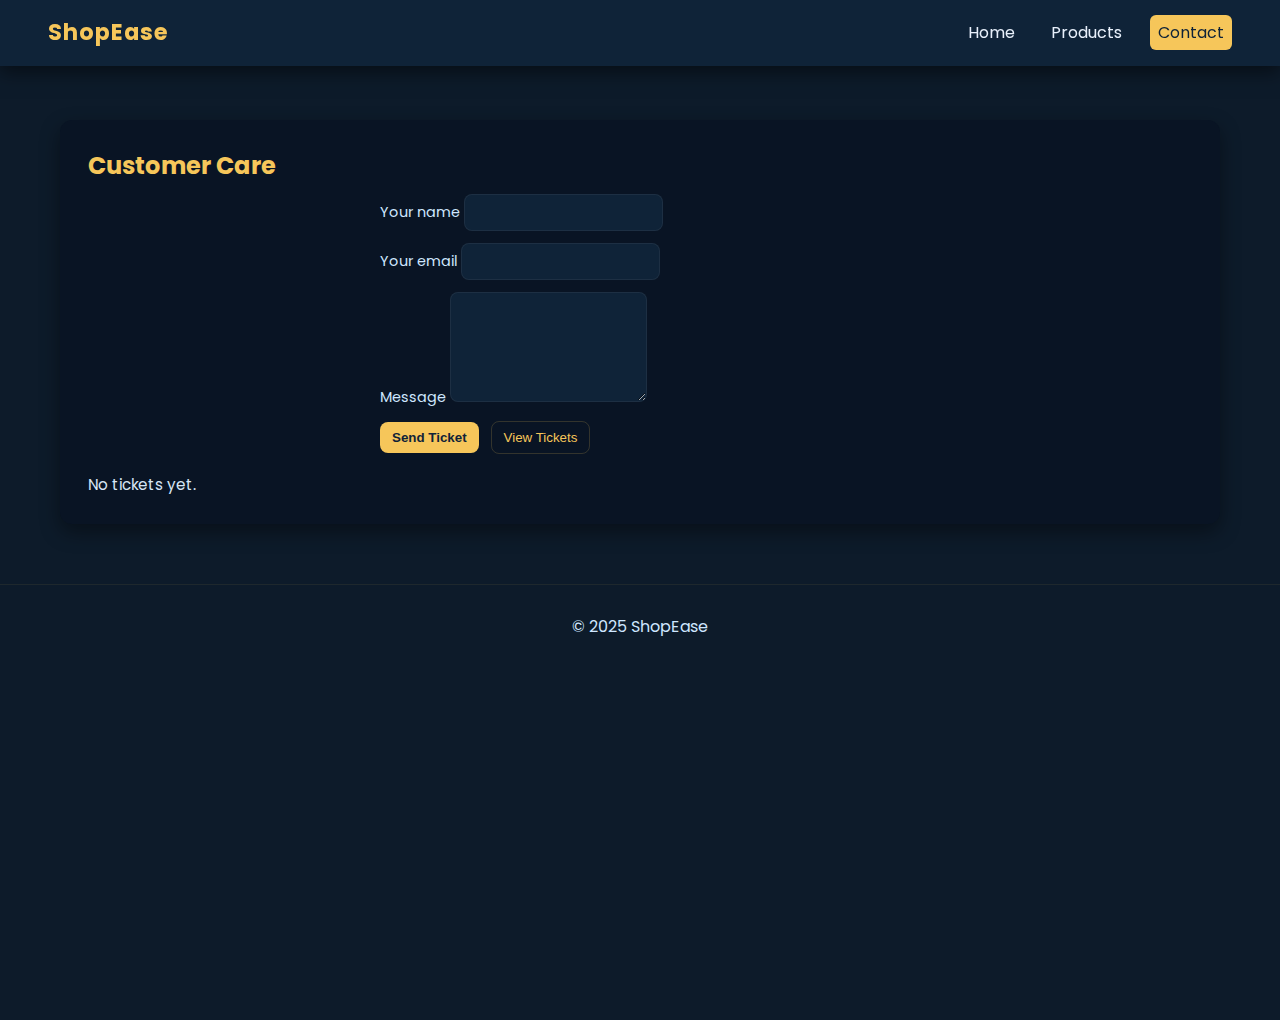
<file: contact.html>
<!DOCTYPE html>
<html lang="en">
<head>
<meta charset="utf-8" />
<meta name="viewport" content="width=device-width,initial-scale=1" />
<title>Contact — ShopEase</title>
<link rel="stylesheet" href="style.css">
</head>
<body>
<header>
  <div class="logo">ShopEase</div>
  <nav>
    <ul>
      <li><a href="index.html">Home</a></li>
      <li><a href="products.html">Products</a></li>
      <li><a class="active" href="contact.html">Contact</a></li>
    </ul>
  </nav>
</header>

<main class="container">
  <section class="section">
    <h2>Customer Care</h2>
    <form id="supportForm">
      <label>Your name <input id="supName" type="text" required></label>
      <label>Your email <input id="supEmail" type="email" required></label>
      <label>Message <textarea id="supMsg" required></textarea></label>
      <div class="flex">
        <button class="btn-primary" type="submit">Send Ticket</button>
        <button class="btn-ghost" type="button" onclick="renderSupportList()">View Tickets</button>
      </div>
    </form>
    <div id="supportList" style="margin-top:20px"></div>
  </section>
</main>

<footer>
  <p>© 2025 ShopEase</p>
</footer>
<script src="script.js"></script>
</body>
</html>
</file>
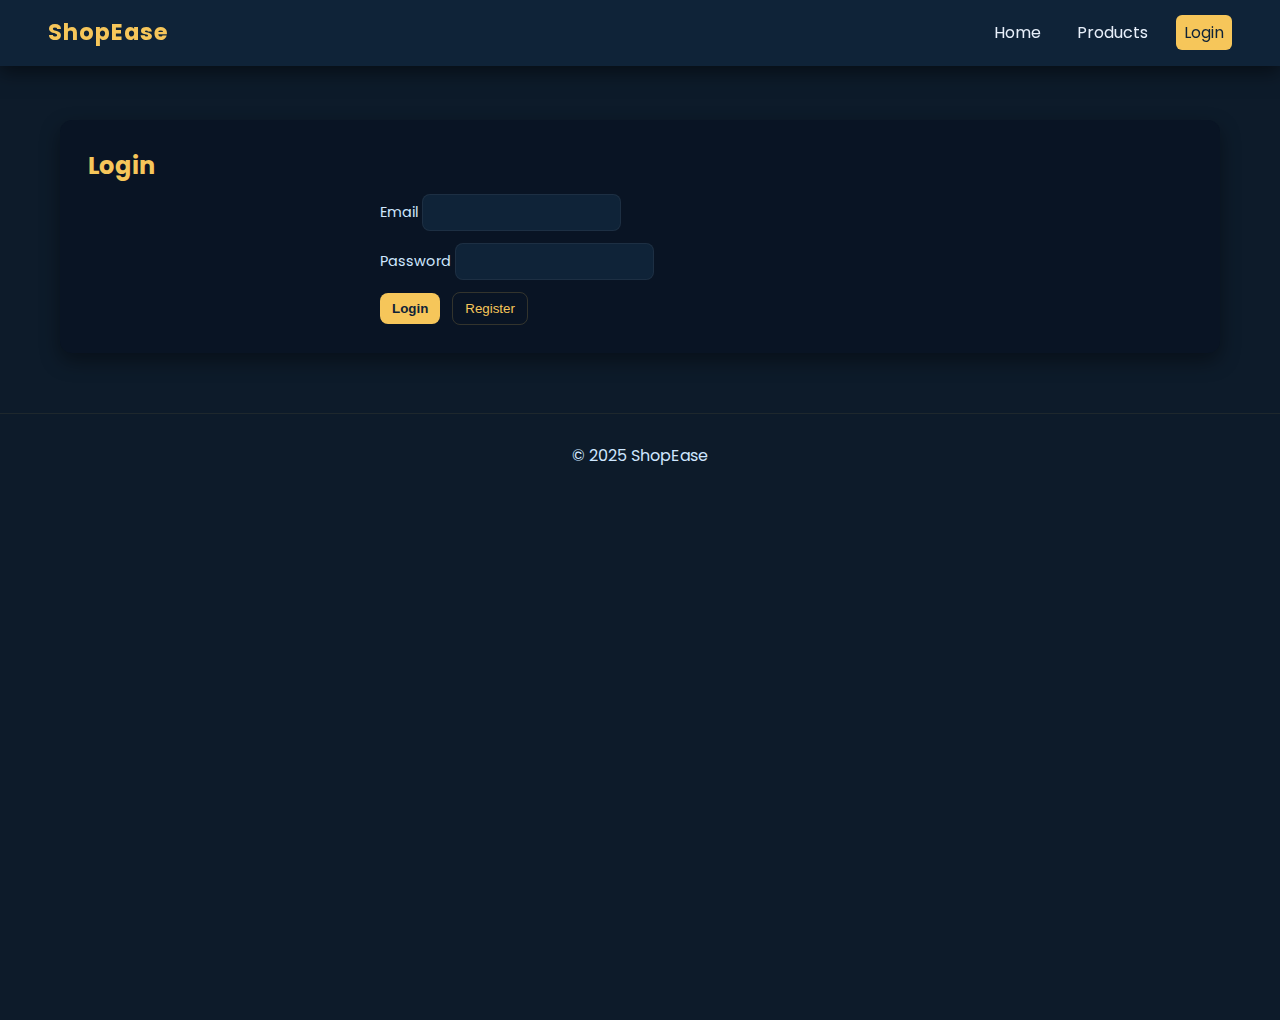
<file: login.html>
<!DOCTYPE html>
<html lang="en">
<head>
<meta charset="utf-8" />
<meta name="viewport" content="width=device-width,initial-scale=1" />
<title>Login — ShopEase</title>
<link rel="stylesheet" href="style.css">
</head>
<body>
<header>
  <div class="logo">ShopEase</div>
  <nav>
    <ul>
      <li><a href="index.html">Home</a></li>
      <li><a href="products.html">Products</a></li>
      <li><a class="active" href="login.html">Login</a></li>
    </ul>
  </nav>
</header>

<main class="container">
  <section class="section">
    <h2>Login</h2>
    <form id="loginForm">
      <label>Email <input id="loginEmail" type="email" required></label>
      <label>Password <input id="loginPass" type="password" required minlength="6"></label>
      <div class="flex">
        <button class="btn-primary" type="submit">Login</button>
        <button type="button" class="btn-ghost" onclick="location.href='register.html'">Register</button>
      </div>
    </form>
  </section>
</main>

<footer>
  <p>© 2025 ShopEase</p>
</footer>

<script src="script.js"></script>
</body>
</html>
</file>
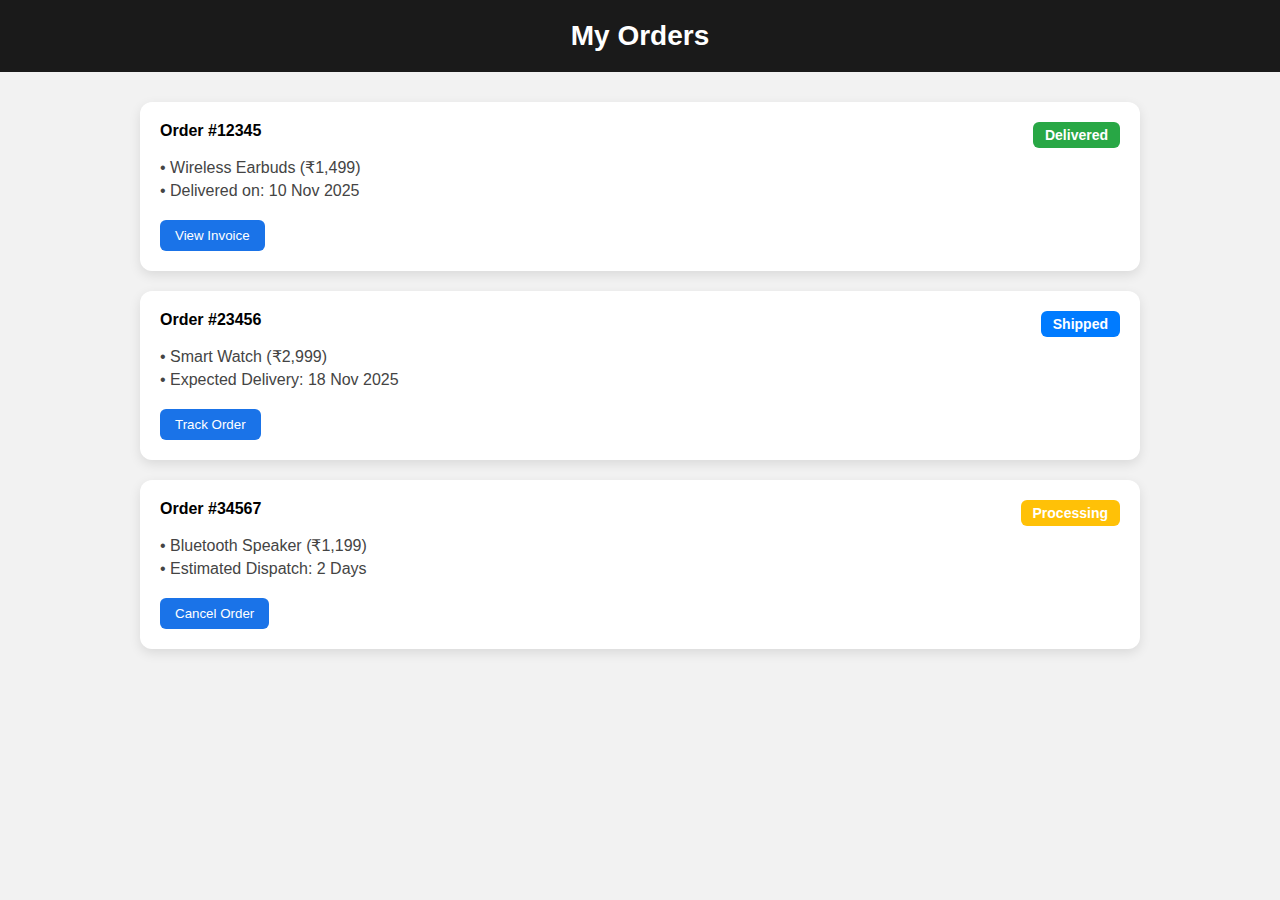
<file: orders.html>
<!DOCTYPE html>
<html lang="en">
<head>
<meta charset="UTF-8">
<meta name="viewport" content="width=device-width, initial-scale=1.0">
<title>My Orders</title>

<style>
    body {
        margin: 0;
        font-family: 'Segoe UI', sans-serif;
        background: #f2f2f2;
    }
    h1 {
        background: #1a1a1a;
        padding: 20px;
        text-align: center;
        color: white;
        margin: 0;
        font-size: 28px;
    }
    .order-container {
        max-width: 1000px;
        margin: 30px auto;
        padding: 0 20px;
    }
    .order-card {
        background: white;
        padding: 20px;
        border-radius: 12px;
        margin-bottom: 20px;
        box-shadow: 0 4px 12px rgba(0, 0, 0, 0.1);
        transition: 0.3s;
    }
    .order-card:hover {
        transform: translateY(-3px);
    }
    .order-header {
        display: flex;
        justify-content: space-between;
        font-weight: bold;
        margin-bottom: 10px;
    }
    .status {
        padding: 5px 12px;
        border-radius: 6px;
        color: white;
        font-size: 14px;
    }
    .delivered {
        background: #28a745;
    }
    .shipped {
        background: #007bff;
    }
    .processing {
        background: #ffc107;
    }
    .order-items {
        margin-top: 10px;
    }
    .order-items p {
        margin: 5px 0;
        color: #444;
    }
    .track-btn {
        margin-top: 15px;
        padding: 8px 15px;
        background: #1a73e8;
        color: white;
        border: none;
        border-radius: 6px;
        cursor: pointer;
    }
    .track-btn:hover {
        background: #0f5fcc;
    }
</style>
</head>

<body>

<h1>My Orders</h1>

<div class="order-container">

    <div class="order-card">
        <div class="order-header">
            <span>Order #12345</span>
            <span class="status delivered">Delivered</span>
        </div>
        <div class="order-items">
            <p>• Wireless Earbuds (₹1,499)</p>
            <p>• Delivered on: 10 Nov 2025</p>
        </div>
        <button class="track-btn">View Invoice</button>
    </div>

    <div class="order-card">
        <div class="order-header">
            <span>Order #23456</span>
            <span class="status shipped">Shipped</span>
        </div>
        <div class="order-items">
            <p>• Smart Watch (₹2,999)</p>
            <p>• Expected Delivery: 18 Nov 2025</p>
        </div>
        <button class="track-btn">Track Order</button>
    </div>

    <div class="order-card">
        <div class="order-header">
            <span>Order #34567</span>
            <span class="status processing">Processing</span>
        </div>
        <div class="order-items">
            <p>• Bluetooth Speaker (₹1,199)</p>
            <p>• Estimated Dispatch: 2 Days</p>
        </div>
        <button class="track-btn">Cancel Order</button>
    </div>

</div>

</body>
</html>
</file>
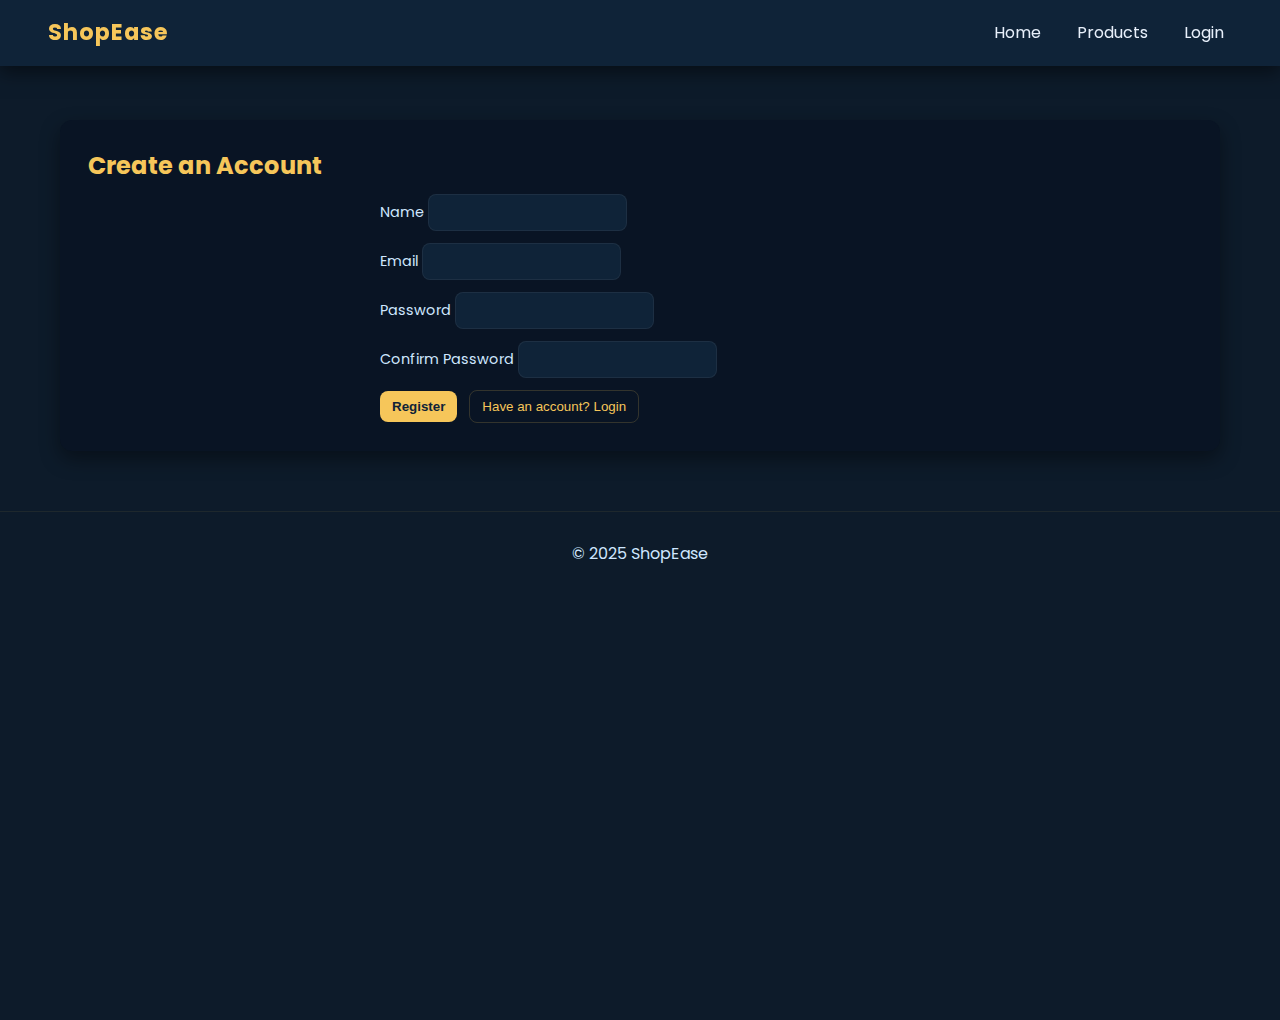
<file: register.html>
<!DOCTYPE html>
<html lang="en">
<head>
<meta charset="utf-8" />
<meta name="viewport" content="width=device-width,initial-scale=1" />
<title>Register — ShopEase</title>
<link rel="stylesheet" href="style.css">
</head>
<body>
<header>
  <div class="logo">ShopEase</div>
  <nav>
    <ul>
      <li><a href="index.html">Home</a></li>
      <li><a href="products.html">Products</a></li>
      <li><a href="login.html">Login</a></li>
    </ul>
  </nav>
</header>

<main class="container">
  <section class="section">
    <h2>Create an Account</h2>
    <form id="registerForm">
      <label>Name <input id="regName" type="text" required></label>
      <label>Email <input id="regEmail" type="email" required></label>
      <label>Password <input id="regPass" type="password" minlength="6" required></label>
      <label>Confirm Password <input id="regConfirm" type="password" minlength="6" required></label>
      <div class="flex">
        <button class="btn-primary" type="submit">Register</button>
        <button type="button" class="btn-ghost" onclick="location.href='login.html'">Have an account? Login</button>
      </div>
    </form>
  </section>
</main>

<footer>
  <p>© 2025 ShopEase</p>
</footer>

<script src="script.js"></script>
</body>
</html>
</file>
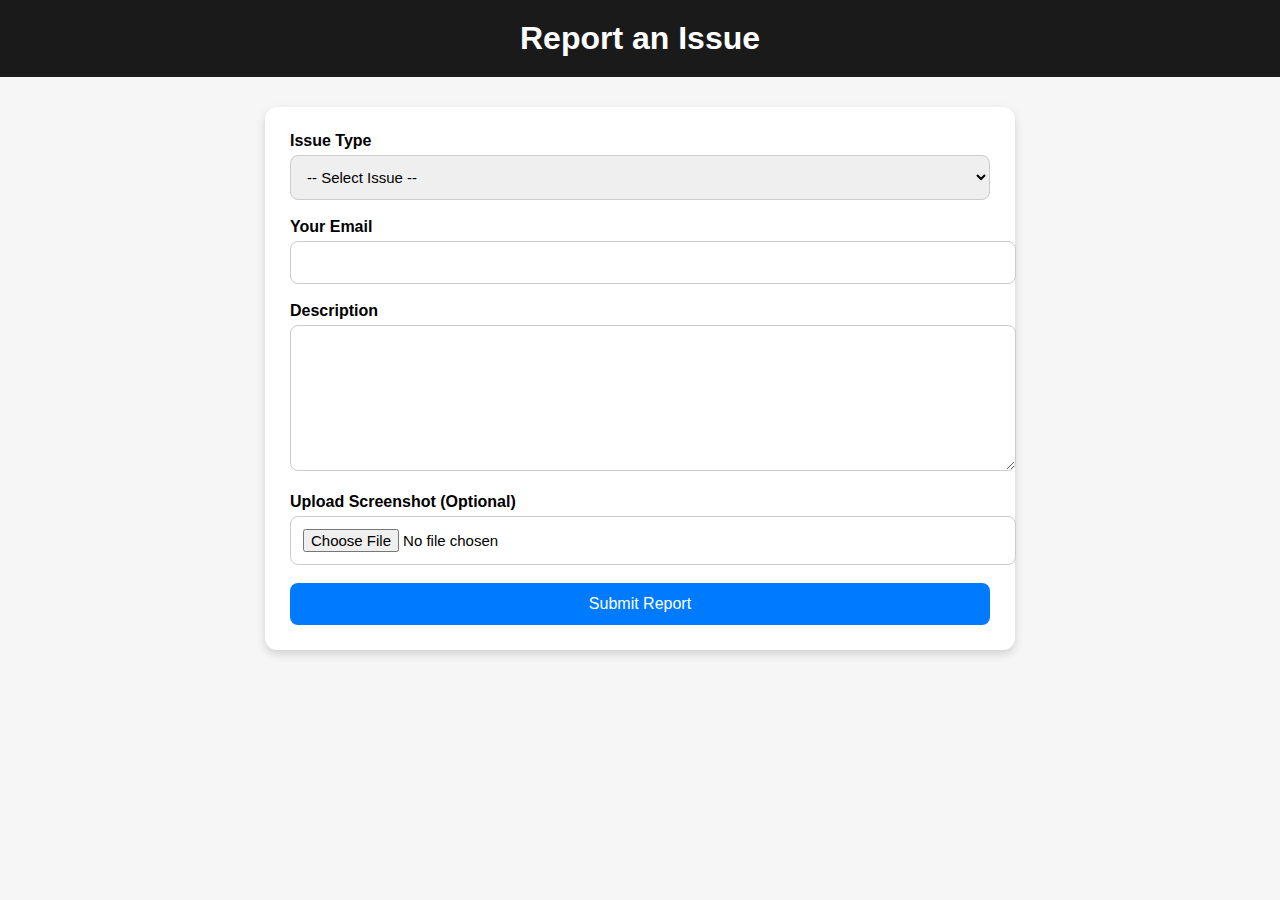
<file: reporting.html>
<!DOCTYPE html>
<html lang="en">
<head>
<meta charset="UTF-8">
<meta name="viewport" content="width=device-width, initial-scale=1.0">
<title>Report an Issue</title>
<style>
body {
    margin: 0;
    font-family: 'Segoe UI', sans-serif;
    background: #f6f6f6;
}
h1 {
    background: #1a1a1a;
    padding: 20px;
    color: white;
    text-align: center;
    margin: 0;
}
.report-container {
    max-width: 700px;
    background: white;
    margin: 30px auto;
    padding: 25px;
    border-radius: 12px;
    box-shadow: 0 4px 10px rgba(0,0,0,0.15);
}
label {
    font-size: 16px;
    font-weight: bold;
}
select, input, textarea {
    width: 100%;
    padding: 12px;
    margin-top: 5px;
    margin-bottom: 18px;
    border: 1px solid #ccc;
    border-radius: 8px;
    font-size: 15px;
}
textarea {
    height: 120px;
}
button {
    background: #007bff;
    color: white;
    border: none;
    padding: 12px;
    border-radius: 8px;
    width: 100%;
    cursor: pointer;
    font-size: 16px;
}
button:hover {
    background: #0056b3;
}
.success-box {
    display: none;
    padding: 15px;
    margin-top: 20px;
    border-radius: 8px;
    background: #28a745;
    color: white;
    font-size: 16px;
    text-align: center;
}
</style>
</head>
<body>

<h1>Report an Issue</h1>

<div class="report-container">
    <label>Issue Type</label>
    <select id="issueType">
        <option value="">-- Select Issue --</option>
        <option>Late Delivery</option>
        <option>Damaged Product</option>
        <option>Payment Failure</option>
        <option>Wrong Item Delivered</option>
        <option>Quality Issue</option>
        <option>Return/Refund Issue</option>
        <option>Other</option>
    </select>

    <label>Your Email</label>
    <input type="email" id="email">

    <label>Description</label>
    <textarea id="description"></textarea>

    <label>Upload Screenshot (Optional)</label>
    <input type="file" id="fileUpload">

    <button onclick="submitReport()">Submit Report</button>

    <div class="success-box" id="successBox">
        Report submitted successfully! Our team will contact you shortly.
    </div>
</div>

<script>
function submitReport() {
    let type = document.getElementById("issueType").value;
    let email = document.getElementById("email").value;
    if (type === "" || email === "") {
        alert("Please fill all required fields!");
        return;
    }
    document.getElementById("successBox").style.display = "block";
    setTimeout(() => {
        document.getElementById("successBox").style.display = "none";
    }, 4000);
}
</script>

</body>
</html>
</file>
<file: style.css>
@import url('https://fonts.googleapis.com/css2?family=Poppins:wght@300;500;700&display=swap');

*{box-sizing:border-box;margin:0;padding:0}
html,body{height:100%}
body{
  font-family:'Poppins',sans-serif;
  background:#0d1b2a;
  color:#e6eef8;
  -webkit-font-smoothing:antialiased;
  -moz-osx-font-smoothing:grayscale;
  line-height:1.5;
}

header{
  position:fixed;left:0;right:0;top:0;
  background:#0f2338; color:#f6c65a;
  display:flex;align-items:center;justify-content:space-between;
  padding:16px 48px; z-index:50;
  box-shadow:0 6px 18px rgba(0,0,0,0.5);
}
.logo{font-weight:700;font-size:1.4rem;letter-spacing:1px}
nav ul{list-style:none;display:flex;gap:20px;align-items:center}
nav a{color:#e8f0fb;text-decoration:none;padding:6px 8px;border-radius:6px;transition:all .18s}
nav a.active,nav a:hover{color:#0f2338;background:#f6c65a}

.container{max-width:1200px;margin:120px auto 60px;padding:0 20px}

.hero{
  background-image:url('https://images.unsplash.com/photo-1523275335684-37898b6baf30?auto=format&fit=crop&w=1600&q=80');
  background-size:cover;background-position:center;
  border-radius:12px;padding:80px 40px;color:#fff;
  box-shadow:0 12px 30px rgba(2,6,23,0.6);
  position:relative;overflow:hidden;
}
.hero::after{content:"";position:absolute;left:0;top:0;right:0;bottom:0;background:linear-gradient(180deg,rgba(2,6,23,0.45),rgba(2,6,23,0.45))}
.hero .hero-inner{position:relative;z-index:2;max-width:760px}
.hero h1{font-size:2.6rem;color:#f6c65a;margin-bottom:10px}
.hero p{font-size:1.05rem;color:#e6eef8;margin-bottom:16px}
.btn{display:inline-block;background:#f6c65a;color:#0f2338;padding:12px 20px;border-radius:8px;font-weight:600;border:none;cursor:pointer}
.btn:hover{filter:brightness(.95)}

.grid{
  display:grid;
  grid-template-columns:repeat(auto-fit,minmax(240px,1fr));
  gap:22px;
  margin-top:28px;
}

.card{
  background:#122235;border-radius:12px;padding:14px;overflow:hidden;
  box-shadow:0 8px 18px rgba(1,6,16,0.6);
  transition:transform .22s,box-shadow .22s;
}
.card:hover{transform:translateY(-8px);box-shadow:0 18px 40px rgba(246,198,90,0.12)}
.card img{width:100%;height:190px;object-fit:cover;border-radius:8px}
.card h3{color:#f6c65a;margin:12px 0 6px;font-size:1.05rem}
.card p.price{color:#dbeefd;font-weight:700;margin-bottom:10px}
.card .controls{display:flex;gap:8px;align-items:center;justify-content:center}
.btn-ghost{
  background:transparent;border:1px solid rgba(246,198,90,0.18);color:#f6c65a;padding:8px 12px;border-radius:8px;cursor:pointer
}
.btn-primary{background:#f6c65a;color:#0f2338;padding:8px 12px;border-radius:8px;border:none;cursor:pointer;font-weight:600}

.section{background:#091424;border-radius:12px;padding:28px;margin-bottom:18px;box-shadow:0 8px 20px rgba(0,0,0,0.4)}
.section h2{color:#f6c65a;margin-bottom:10px}
.section p{color:#d7e6f6}

form{max-width:520px;margin:0 auto;display:flex;flex-direction:column;gap:12px}
input,textarea,select{
  background:#0f2338;border:1px solid rgba(255,255,255,0.06);color:#e9f3ff;padding:10px;border-radius:8px;
}
textarea{min-height:110px;resize:vertical}
label{font-size:.9rem;color:#cfe7ff}

footer{padding:30px 0;text-align:center;color:#cfe7ff;border-top:1px solid rgba(246,198,90,0.08);margin-top:20px}

.flex{display:flex;gap:12px;align-items:center}
.text-muted{color:#a9c6e9;font-size:.95rem}
.center{text-align:center}

@media(max-width:720px){
  header{padding:12px 16px}
  .hero{padding:42px 18px}
  .container{margin-top:100px}
  .hero h1{font-size:1.8rem}
}
</file>
